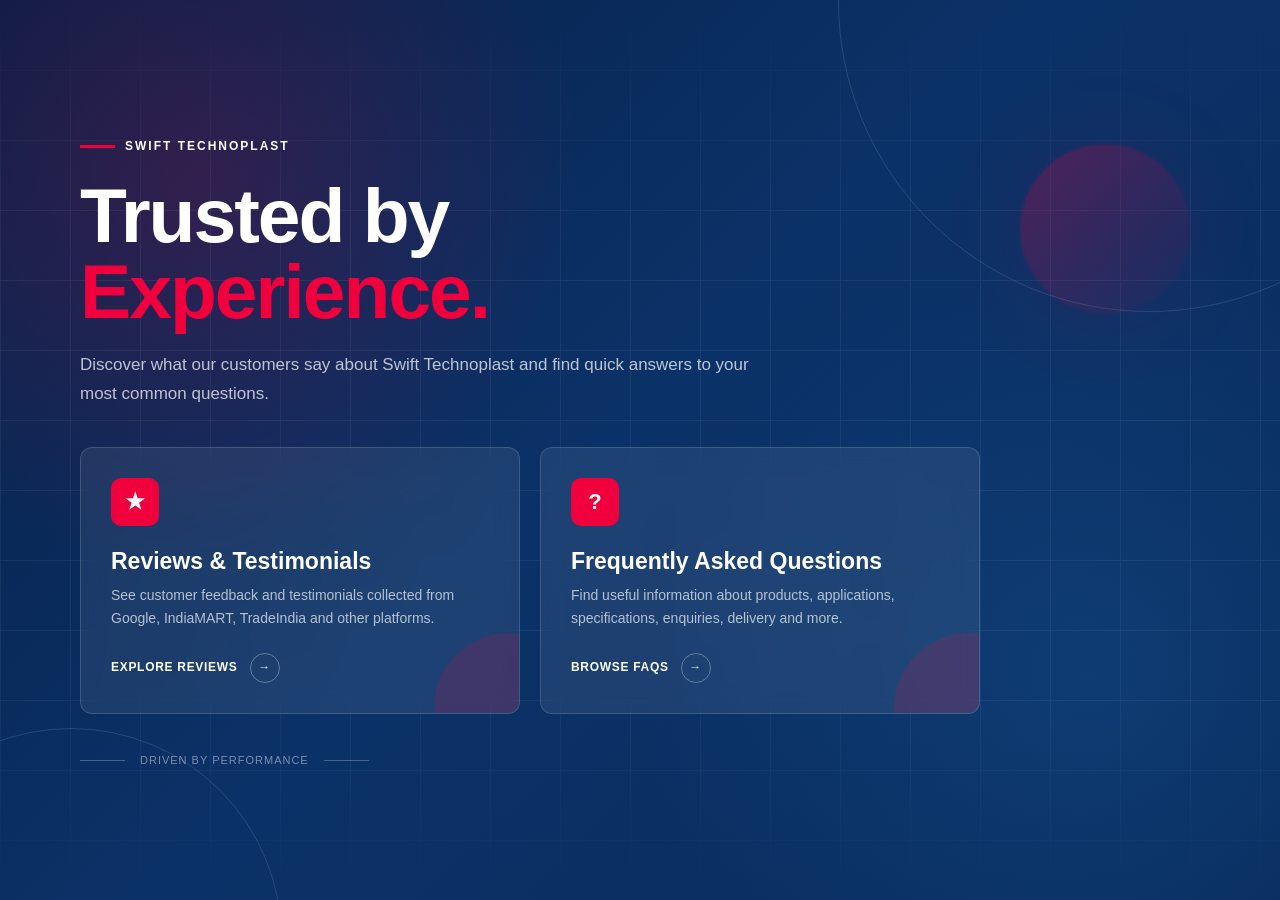
<file: index.html>
<!DOCTYPE html>
<html lang="en">
<head>
    <meta charset="UTF-8">
    <meta name="viewport" content="width=device-width, initial-scale=1.0">
    <title>Swift Technoplast | Reviews & FAQs</title>
    <meta name="description" content="Explore Swift Technoplast customer reviews, testimonials and frequently asked questions.">
    <link rel="stylesheet" href="css/style.css">
</head>
<body>

<main class="home-hub">

    <div class="hub-grid-lines"></div>
    <div class="hub-orb"></div>

    <div class="hub-content">

        <div class="hub-topline">
            Swift Technoplast
        </div>

        <div class="hub-heading">
            <h1>
                Trusted by<br>
                <span>Experience.</span>
            </h1>

            <p class="hub-subtitle">
                Discover what our customers say about Swift Technoplast
                and find quick answers to your most common questions.
            </p>
        </div>

        <div class="hub-cards">

            <a class="hub-card" href="Reviews.html">
                <div class="hub-icon">★</div>

                <h2>Reviews &amp; Testimonials</h2>

                <p>
                    See customer feedback and testimonials collected
                    from Google, IndiaMART, TradeIndia and other platforms.
                </p>

                <div class="hub-button">
                    Explore Reviews
                    <span>→</span>
                </div>
            </a>

            <a class="hub-card" href="FAQs.html">
                <div class="hub-icon">?</div>

                <h2>Frequently Asked Questions</h2>

                <p>
                    Find useful information about products, applications,
                    specifications, enquiries, delivery and more.
                </p>

                <div class="hub-button">
                    Browse FAQs
                    <span>→</span>
                </div>
            </a>

        </div>

        <div class="hub-footer">
            <span class="hub-footer-line"></span>
            Driven by Performance
            <span class="hub-footer-line"></span>
        </div>

    </div>

</main>

</body>
</html>
</file>
<file: css/style.css>
/* =========================================================
   SWIFT TECHNOPLAST - SHARED STYLESHEET
   Used by Reviews.html and FAQs.html
   ========================================================= */

:root {
    --swift-red: #f0003c;
    --swift-blue: #12356d;
    --swift-dark-blue: #092b5c;
    --text: #222;
    --gray: #666;
    --light: #f7f8fa;
    --border: #e5e5e5;
}

* { box-sizing: border-box; }

body {
    margin: 0;
    font-family: Arial, Helvetica, sans-serif;
    color: var(--text);
    line-height: 1.6;
}

img { max-width: 100%; display: block; }

a { text-decoration: none; }

.container {
    width: 90%;
    max-width: 1200px;
    margin: auto;
}

.reviews-hero {
    min-height: 265px;
    display: flex;
    align-items: center;
    justify-content: center;
    text-align: center;
    background:
        linear-gradient(rgba(8,40,82,.88), rgba(8,40,82,.88)),
        url("../img/banner.jpg") center/cover no-repeat;
}

.hero-content h1 {
    color: #fff;
    font-size: 48px;
    margin: 0;
}

.breadcrumb {
    background: var(--swift-blue);
    color: #fff;
    padding: 14px 0;
    text-align: center;
}

.breadcrumb a { color: #fff; }
.breadcrumb span { color: var(--swift-red); margin: 0 10px; }
.breadcrumb strong { color: var(--swift-red); }

.section { padding: 75px 0; }
.gray { background: var(--light); }

.section-heading {
    text-align: center;
    margin-bottom: 42px;
}

.section-heading h2 {
    color: var(--swift-blue);
    font-size: 38px;
    margin: 0 0 10px;
    text-transform: uppercase;
}

.section-heading h2 span {
    color: var(--swift-red);
    font-weight: 400;
}

.section-heading p {
    max-width: 760px;
    margin: auto;
    color: var(--gray);
}

.intro {
    max-width: 850px;
    margin: auto;
    text-align: center;
    color: var(--gray);
}

.stats,
.source-grid,
.review-grid,
.screenshot-grid,
.logo-grid {
    display: grid;
    gap: 20px;
}

.stats { grid-template-columns: repeat(5, 1fr); margin-top: 40px; }

.stats > div,
.source-card,
.review-card,
.screenshot,
.logo-grid > div {
    background: #fff;
    border: 1px solid var(--border);
    transition: .25s;
}

.stats > div {
    text-align: center;
    padding: 25px 12px;
}

.stats > div:hover,
.source-card:hover,
.review-card:hover,
.screenshot:hover {
    transform: translateY(-4px);
    box-shadow: 0 8px 25px rgba(0,0,0,.08);
}

.stats strong {
    display: block;
    color: var(--swift-red);
    font-size: 29px;
}

.stats small { color: var(--swift-blue); font-weight: 600; }

.source-grid { grid-template-columns: repeat(4, 1fr); }

.source-card {
    text-align: center;
    padding: 25px 15px;
}

.source-icon {
    width: 55px;
    height: 55px;
    margin: 0 auto 12px;
    border-radius: 50%;
    background: var(--swift-blue);
    color: #fff;
    display: flex;
    align-items: center;
    justify-content: center;
    font-weight: bold;
}

.source-card h3 {
    margin: 0 0 4px;
    color: var(--swift-blue);
}

.source-card p {
    margin: 0;
    color: #777;
    font-size: 13px;
}

.filters {
    display: flex;
    justify-content: center;
    flex-wrap: wrap;
    gap: 9px;
    margin-bottom: 35px;
}

.filter {
    border: 1px solid var(--swift-blue);
    background: #fff;
    color: var(--swift-blue);
    padding: 10px 20px;
    cursor: pointer;
    font-weight: 600;
}

.filter.active,
.filter:hover {
    background: var(--swift-red);
    color: #fff;
    border-color: var(--swift-red);
}

.review-grid { grid-template-columns: repeat(3, 1fr); }

.review-card {
    padding: 25px;
}

.review-card.hidden { display: none; }

.review-top {
    display: flex;
    justify-content: space-between;
    margin-bottom: 15px;
}

.review-top span {
    background: var(--swift-blue);
    color: #fff;
    padding: 4px 9px;
    font-size: 11px;
    font-weight: bold;
}

.review-top b {
    color: #f4b400;
    letter-spacing: 1px;
}

.review-card > p {
    color: #555;
    min-height: 80px;
}

.customer {
    border-top: 1px solid var(--border);
    padding-top: 14px;
}

.customer strong,
.customer small,
.customer em {
    display: block;
}

.customer strong { color: var(--swift-blue); }
.customer small { color: #888; }
.customer em {
    color: var(--swift-red);
    font-size: 13px;
    font-style: normal;
    font-weight: 600;
    margin-top: 5px;
}

.screenshot-grid { grid-template-columns: repeat(4, 1fr); }

.screenshot {
    padding: 10px;
    cursor: pointer;
}

.screenshot img {
    width: 100%;
    height: 280px;
    object-fit: cover;
    object-position: top;
}

.screenshot strong {
    display: block;
    text-align: center;
    color: var(--swift-blue);
    padding: 10px 4px 3px;
    font-size: 13px;
}

.lightbox {
    display: none;
    position: fixed;
    inset: 0;
    z-index: 99999;
    background: rgba(0,0,0,.9);
    align-items: center;
    justify-content: center;
    padding: 30px;
}

.lightbox.show { display: flex; }

.lightbox img {
    max-width: 90%;
    max-height: 90vh;
    object-fit: contain;
    background: #fff;
}

.lightbox .close {
    position: absolute;
    top: 15px;
    right: 25px;
    border: 0;
    background: none;
    color: #fff;
    font-size: 42px;
    cursor: pointer;
}

.testimonial {
    background: var(--swift-blue);
    color: #fff;
    padding: 50px;
    text-align: center;
}

.testimonial p {
    font-size: 20px;
    max-width: 850px;
    margin: 0 auto 20px;
}

.testimonial strong,
.testimonial small { display: block; }

.logo-grid { grid-template-columns: repeat(5, 1fr); }

.logo-grid > div {
    height: 110px;
    display: flex;
    align-items: center;
    justify-content: center;
    padding: 15px;
}

.logo-grid img {
    max-width: 90%;
    max-height: 70px;
    object-fit: contain;
}

.review-form {
    max-width: 850px;
    margin: auto;
    padding: 40px;
    background: #fff;
    border: 1px solid var(--border);
    box-shadow: 0 5px 20px rgba(0,0,0,.08);
}

.form-row {
    display: grid;
    grid-template-columns: 1fr 1fr;
    gap: 18px;
}

.review-form input,
.review-form select,
.review-form textarea {
    width: 100%;
    padding: 12px 14px;
    margin-bottom: 18px;
    border: 1px solid #ddd;
    outline: none;
}

.review-form textarea {
    min-height: 130px;
    resize: vertical;
}

.review-form button,
.cta a {
    background: var(--swift-red);
    color: #fff;
    border: 0;
    padding: 13px 25px;
    font-weight: 700;
    cursor: pointer;
}

.permission {
    display: block;
    margin-bottom: 20px;
    font-size: 13px;
    color: #666;
}

.faq {
    max-width: 900px;
    margin: auto;
}

.faq details {
    background: #fff;
    border-bottom: 1px solid #ddd;
    padding: 18px 5px;
}

.faq summary {
    color: var(--swift-blue);
    font-weight: 600;
    cursor: pointer;
}

.faq p { color: #666; }

.cta {
    background:
        linear-gradient(rgba(9,43,92,.95), rgba(9,43,92,.95)),
        url("../img/cta-background.jpg") center/cover no-repeat;
    text-align: center;
    color: #fff;
    padding: 70px 20px;
}

.cta h2 { margin: 0 0 12px; font-size: 34px; }
.cta p { margin: 0 auto 28px; max-width: 700px; color: #ddd; }

.cta a {
    display: inline-block;
    margin: 5px;
}

@media (max-width: 1100px) {
    .stats { grid-template-columns: repeat(3, 1fr); }
    .review-grid { grid-template-columns: repeat(2, 1fr); }
    .source-grid,
    .screenshot-grid { grid-template-columns: repeat(2, 1fr); }
    .logo-grid { grid-template-columns: repeat(4, 1fr); }
}

@media (max-width: 700px) {
    .hero-content h1 { font-size: 32px; }
    .section { padding: 50px 0; }
    .section-heading h2 { font-size: 28px; }
    .stats,
    .review-grid,
    .source-grid,
    .screenshot-grid { grid-template-columns: 1fr; }
    .logo-grid { grid-template-columns: repeat(2, 1fr); }
    .form-row { grid-template-columns: 1fr; }
    .review-form { padding: 25px; }
}


/* =========================================================
   FAQ PAGE STYLES
   ========================================================= */

/* =========================================================
   SWIFT TECHNOPLAST - FAQ PAGE
   Main theme: Swift Red + Swift Navy Blue
   ========================================================= */

:root {
    --swift-red: #f0003c;
    --swift-blue: #12356d;
    --swift-dark-blue: #092b5c;
    --text: #222;
    --muted: #6b7280;
    --light-bg: #f6f8fb;
    --white: #ffffff;
    --border: #e4e8ef;
    --shadow: 0 8px 25px rgba(9, 43, 92, 0.08);
}

* {
    box-sizing: border-box;
}

html {
    scroll-behavior: smooth;
}

body {
    margin: 0;
    font-family: Arial, Helvetica, sans-serif;
    color: var(--text);
    background: var(--white);
    line-height: 1.6;
}

button,
input {
    font: inherit;
}

a {
    text-decoration: none;
}

/* ---------------------------------------------------------
   COMMON
   --------------------------------------------------------- */

.container {
    width: 90%;
    max-width: 1200px;
    margin: 0 auto;
}

.section {
    padding: 70px 0;
}

.gray {
    background: var(--light-bg);
}

/* ---------------------------------------------------------
   HERO
   --------------------------------------------------------- */

.faq-hero {
    min-height: 270px;
    display: flex;
    align-items: center;
    justify-content: center;
    text-align: center;
    position: relative;
    overflow: hidden;

    background:
        linear-gradient(
            rgba(9, 43, 92, 0.88),
            rgba(9, 43, 92, 0.88)
        ),
        url("../img/faq-banner.svg") center / cover no-repeat;
}

.hero-content {
    position: relative;
    z-index: 2;
    padding: 30px 15px;
}

.hero-content h1 {
    margin: 0;
    color: #fff;
    font-size: 48px;
    line-height: 1.2;
    font-weight: 700;
}

/* ---------------------------------------------------------
   BREADCRUMB
   --------------------------------------------------------- */

.breadcrumb {
    background: var(--swift-blue);
    color: #fff;
    padding: 14px 0;
}

.breadcrumb .container {
    text-align: center;
}

.breadcrumb a {
    color: #fff;
    font-weight: 500;
}

.breadcrumb span {
    color: var(--swift-red);
    margin: 0 10px;
    font-weight: 700;
}

.breadcrumb strong {
    color: #fff;
    font-weight: 600;
}

/* ---------------------------------------------------------
   SECTION HEADING
   --------------------------------------------------------- */

.section-heading {
    text-align: center;
    margin-bottom: 38px;
}

.section-heading h2 {
    margin: 0 0 10px;
    color: var(--swift-blue);
    font-size: 36px;
    line-height: 1.25;
    font-weight: 700;
}

.section-heading h2 span {
    color: var(--swift-red);
    font-weight: 400;
}

.section-heading p {
    max-width: 780px;
    margin: 0 auto;
    color: var(--muted);
    font-size: 15px;
}

/* ---------------------------------------------------------
   SEARCH
   --------------------------------------------------------- */

.faq-search {
    max-width: 780px;
    margin: 0 auto 35px;
    position: relative;
}

.faq-search input {
    width: 100%;
    height: 54px;
    border: 1px solid var(--border);
    border-radius: 4px;
    background: #fff;
    padding: 0 20px;
    color: var(--text);
    font-size: 15px;
    outline: none;
    box-shadow: 0 3px 12px rgba(0, 0, 0, 0.04);
    transition: 0.2s ease;
}

.faq-search input::placeholder {
    color: #9aa1aa;
}

.faq-search input:focus {
    border-color: var(--swift-red);
    box-shadow: 0 0 0 3px rgba(240, 0, 60, 0.08);
}

/* ---------------------------------------------------------
   FAQ LAYOUT
   --------------------------------------------------------- */

.faq-layout {
    display: grid;
    grid-template-columns: 235px minmax(0, 1fr);
    gap: 30px;
    align-items: start;
}

/* ---------------------------------------------------------
   CATEGORY SIDEBAR
   --------------------------------------------------------- */

.faq-categories {
    background: #fff;
    border: 1px solid var(--border);
    padding: 8px;
    border-radius: 4px;
    position: sticky;
    top: 20px;
    box-shadow: var(--shadow);
}

.category {
    width: 100%;
    display: block;
    border: 0;
    border-bottom: 1px solid #edf0f4;
    background: #fff;
    color: var(--swift-blue);
    padding: 12px 13px;
    text-align: left;
    font-size: 13px;
    line-height: 1.35;
    font-weight: 600;
    cursor: pointer;
    border-radius: 3px;
    transition: 0.2s ease;
}

.category:last-child {
    border-bottom: 0;
}

.category:hover {
    background: #f9e9ee;
    color: var(--swift-red);
}

.category.active {
    background: var(--swift-red);
    color: #fff;
}

/* ---------------------------------------------------------
   FAQ ACCORDION
   --------------------------------------------------------- */

.faq-list {
    min-width: 0;
}

.faq-item {
    margin-bottom: 12px;
    background: #fff;
    border: 1px solid var(--border);
    border-radius: 4px;
    overflow: hidden;
    box-shadow: 0 3px 12px rgba(9, 43, 92, 0.04);
    transition: 0.2s ease;
}

.faq-item:hover {
    border-color: #cfd7e3;
}

.faq-question {
    width: 100%;
    min-height: 58px;
    padding: 16px 20px;
    border: 0;
    background: #fff;
    color: var(--swift-blue);
    display: flex;
    align-items: center;
    justify-content: space-between;
    gap: 18px;
    text-align: left;
    font-size: 15px;
    line-height: 1.45;
    font-weight: 700;
    cursor: pointer;
}

.faq-question span {
    flex: 0 0 24px;
    width: 24px;
    height: 24px;
    display: flex;
    align-items: center;
    justify-content: center;
    color: var(--swift-red);
    border: 1px solid #f4b4c5;
    border-radius: 50%;
    font-size: 17px;
    line-height: 1;
    transition: 0.2s ease;
}

.faq-item.open {
    border-color: var(--swift-blue);
}

.faq-item.open .faq-question {
    background: var(--swift-blue);
    color: #fff;
}

.faq-item.open .faq-question span {
    color: #fff;
    border-color: rgba(255, 255, 255, 0.7);
    transform: rotate(45deg);
}

.faq-answer {
    display: none;
    padding: 0 20px 20px;
    background: #fff;
}

.faq-item.open .faq-answer {
    display: block;
}

.faq-answer p {
    margin: 0;
    color: #626b76;
    font-size: 14px;
    line-height: 1.75;
}

/* Hidden by search/filter */
.faq-item.hidden {
    display: none !important;
}

.no-results {
    display: none;
    max-width: 760px;
    margin: 25px auto 0;
    padding: 18px;
    text-align: center;
    color: var(--muted);
    background: var(--light-bg);
    border: 1px solid var(--border);
}

.no-results.show {
    display: block;
}

/* ---------------------------------------------------------
   CONTACT CTA
   --------------------------------------------------------- */

.faq-contact {
    display: flex;
    justify-content: center;
    align-items: center;
    flex-wrap: wrap;
    gap: 12px;
}

.faq-contact a {
    display: inline-block;
    padding: 12px 25px;
    background: var(--swift-red);
    color: #fff;
    font-size: 13px;
    font-weight: 700;
    border: 1px solid var(--swift-red);
    transition: 0.2s ease;
}

.faq-contact a:hover {
    background: var(--swift-blue);
    border-color: var(--swift-blue);
}

/* ---------------------------------------------------------
   BOTTOM CTA
   --------------------------------------------------------- */

.cta {
    padding: 65px 20px;
    text-align: center;
    color: #fff;
    background:
        linear-gradient(
            rgba(9, 43, 92, 0.95),
            rgba(9, 43, 92, 0.95)
        ),
        url("../img/faq-cta-background.svg") center / cover no-repeat;
}

.cta h2 {
    margin: 0 0 12px;
    font-size: 32px;
    line-height: 1.3;
}

.cta p {
    max-width: 720px;
    margin: 0 auto 25px;
    color: #dce3ed;
    font-size: 15px;
}

.cta a {
    display: inline-block;
    margin: 4px;
    padding: 12px 24px;
    background: var(--swift-red);
    color: #fff;
    font-size: 13px;
    font-weight: 700;
}

/* ---------------------------------------------------------
   RESPONSIVE
   --------------------------------------------------------- */

@media (max-width: 900px) {
    .faq-layout {
        grid-template-columns: 1fr;
    }

    .faq-categories {
        position: static;
        display: grid;
        grid-template-columns: repeat(2, 1fr);
        gap: 5px;
    }

    .category {
        border: 1px solid #edf0f4;
    }
}

@media (max-width: 650px) {
    .section {
        padding: 50px 0;
    }

    .hero-content h1 {
        font-size: 34px;
    }

    .section-heading h2 {
        font-size: 27px;
    }

    .faq-categories {
        grid-template-columns: 1fr;
    }

    .faq-question {
        min-height: 54px;
        padding: 14px 15px;
        font-size: 14px;
    }

    .faq-answer {
        padding: 0 15px 17px;
    }

    .faq-answer p {
        font-size: 13px;
    }

    .cta h2 {
        font-size: 25px;
    }
}


/* =========================================================
   CREATIVE LANDING PAGE - REVIEWS & FAQ HUB
   ========================================================= */

.home-hub {
    min-height: 100vh;
    position: relative;
    overflow: hidden;
    background:
        radial-gradient(circle at 15% 20%, rgba(240,0,60,.18), transparent 30%),
        radial-gradient(circle at 85% 75%, rgba(22,87,150,.35), transparent 35%),
        linear-gradient(135deg, #061f46 0%, #0b3268 48%, #092b5c 100%);
    color: #fff;
    display: flex;
    align-items: center;
    justify-content: center;
    padding: 55px 25px;
}

.home-hub::before,
.home-hub::after {
    content: "";
    position: absolute;
    border: 1px solid rgba(255,255,255,.12);
    border-radius: 50%;
    pointer-events: none;
}

.home-hub::before {
    width: 620px;
    height: 620px;
    top: -310px;
    right: -180px;
}

.home-hub::after {
    width: 420px;
    height: 420px;
    bottom: -250px;
    left: -140px;
}

.hub-grid-lines {
    position: absolute;
    inset: 0;
    opacity: .07;
    background-image:
        linear-gradient(rgba(255,255,255,.8) 1px, transparent 1px),
        linear-gradient(90deg, rgba(255,255,255,.8) 1px, transparent 1px);
    background-size: 70px 70px;
    mask-image: linear-gradient(to bottom, transparent, black 25%, black 75%, transparent);
}

.hub-content {
    width: min(1120px, 100%);
    position: relative;
    z-index: 2;
}

.hub-topline {
    display: inline-flex;
    align-items: center;
    gap: 10px;
    color: #fff;
    font-size: 12px;
    font-weight: 700;
    letter-spacing: 2px;
    text-transform: uppercase;
    margin-bottom: 22px;
}

.hub-topline::before {
    content: "";
    width: 35px;
    height: 3px;
    background: var(--swift-red);
    display: inline-block;
}

.hub-heading {
    max-width: 800px;
    margin-bottom: 18px;
}

.hub-heading h1 {
    margin: 0;
    font-size: clamp(42px, 6vw, 78px);
    line-height: .98;
    letter-spacing: -2px;
    font-weight: 800;
}

.hub-heading h1 span {
    color: var(--swift-red);
}

.hub-subtitle {
    max-width: 670px;
    color: rgba(255,255,255,.72);
    font-size: 17px;
    line-height: 1.7;
    margin: 22px 0 38px;
}

.hub-cards {
    display: grid;
    grid-template-columns: repeat(2, minmax(0, 1fr));
    gap: 20px;
    max-width: 900px;
}

.hub-card {
    position: relative;
    min-height: 225px;
    padding: 30px;
    border: 1px solid rgba(255,255,255,.15);
    border-radius: 12px;
    background: rgba(255,255,255,.075);
    backdrop-filter: blur(12px);
    -webkit-backdrop-filter: blur(12px);
    color: #fff;
    overflow: hidden;
    transition: transform .25s ease, border-color .25s ease, background .25s ease;
}

.hub-card::after {
    content: "";
    position: absolute;
    width: 150px;
    height: 150px;
    right: -65px;
    bottom: -70px;
    border-radius: 50%;
    background: rgba(240,0,60,.16);
}

.hub-card:hover {
    transform: translateY(-7px);
    border-color: rgba(240,0,60,.65);
    background: rgba(255,255,255,.11);
}

.hub-icon {
    width: 48px;
    height: 48px;
    display: flex;
    align-items: center;
    justify-content: center;
    border-radius: 10px;
    background: var(--swift-red);
    color: #fff;
    font-size: 22px;
    font-weight: 800;
    margin-bottom: 22px;
}

.hub-card h2 {
    margin: 0 0 9px;
    color: #fff;
    font-size: 23px;
    line-height: 1.2;
}

.hub-card p {
    margin: 0 0 24px;
    color: rgba(255,255,255,.68);
    font-size: 14px;
    line-height: 1.6;
    max-width: 430px;
}

.hub-button {
    display: inline-flex;
    align-items: center;
    gap: 12px;
    color: #fff;
    font-size: 12px;
    font-weight: 800;
    letter-spacing: .7px;
    text-transform: uppercase;
}

.hub-button span {
    display: inline-flex;
    width: 30px;
    height: 30px;
    align-items: center;
    justify-content: center;
    border: 1px solid rgba(255,255,255,.3);
    border-radius: 50%;
    transition: .2s ease;
}

.hub-card:hover .hub-button span {
    background: var(--swift-red);
    border-color: var(--swift-red);
    transform: translateX(3px);
}

.hub-footer {
    margin-top: 38px;
    display: flex;
    align-items: center;
    gap: 15px;
    color: rgba(255,255,255,.45);
    font-size: 11px;
    letter-spacing: 1px;
    text-transform: uppercase;
}

.hub-footer-line {
    width: 45px;
    height: 1px;
    background: rgba(255,255,255,.25);
}

.hub-orb {
    position: absolute;
    right: 7%;
    top: 16%;
    width: 170px;
    height: 170px;
    border-radius: 50%;
    background: linear-gradient(135deg, rgba(240,0,60,.9), rgba(240,0,60,.15));
    filter: blur(1px);
    opacity: .32;
    box-shadow: 0 0 100px rgba(240,0,60,.3);
}

@media (max-width: 800px) {
    .home-hub {
        padding: 45px 20px;
    }

    .hub-heading h1 {
        letter-spacing: -1px;
    }

    .hub-cards {
        grid-template-columns: 1fr;
    }

    .hub-card {
        min-height: auto;
    }

    .hub-orb {
        right: -60px;
        top: 5%;
    }
}

@media (max-width: 500px) {
    .hub-heading h1 {
        font-size: 42px;
    }

    .hub-subtitle {
        font-size: 15px;
    }

    .hub-card {
        padding: 24px;
    }
}
</file>
